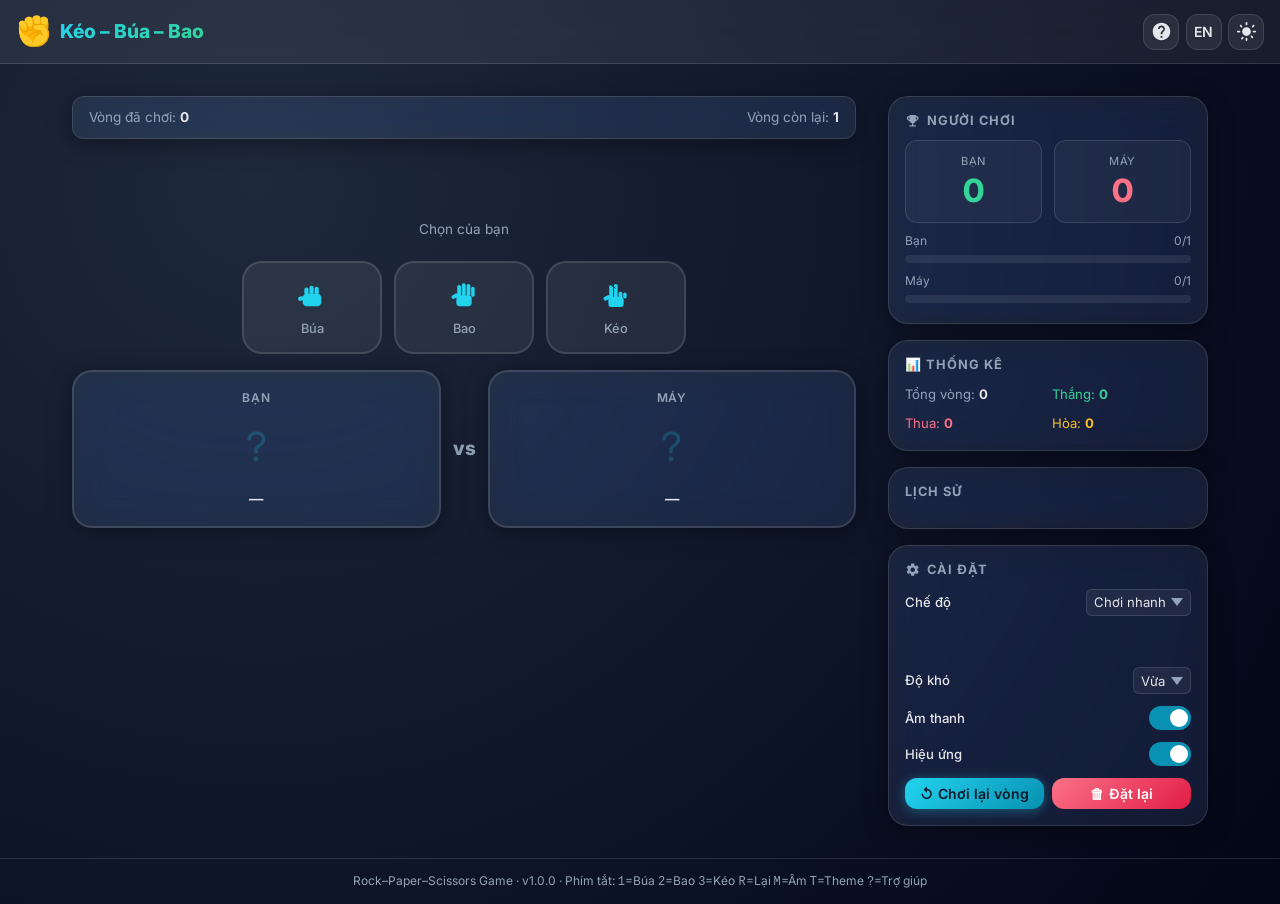
<file: index.html>
<!DOCTYPE html>
<html lang="vi" data-theme="dark">
<head>
  <meta charset="UTF-8" />
  <meta name="viewport" content="width=device-width, initial-scale=1.0" />
  <meta name="description" content="Trò chơi Kéo–Búa–Bao với AI thích nghi, giao diện hiện đại glassmorphism, hỗ trợ tiếng Việt/tiếng Anh." />
  <meta name="theme-color" content="#0f172a" />
  <title>Kéo – Búa – Bao</title>

  <!-- Stylesheet -->
  <link rel="stylesheet" href="styles.css" />

  <!-- PWA manifest (tuỳ chọn) -->
  <link rel="manifest" href="manifest.webmanifest" />
</head>
<body>
  <!-- Live region dành cho screen reader -->
  <div id="live-region" class="sr-live" aria-live="assertive" aria-atomic="true"></div>

  <!-- Confetti canvas -->
  <canvas id="confetti-canvas" aria-hidden="true"></canvas>

  <!-- ─── App wrapper ─────────────────────────────────────────────────────── -->
  <div id="app">

    <!-- ─── Header ──────────────────────────────────────────────────────── -->
    <header class="header" role="banner">
      <a class="header-logo" href="#" aria-label="Trang chủ">
        <span class="header-logo-icon" aria-hidden="true">✊</span>
        <span class="header-title" data-i18n="title">Kéo – Búa – Bao</span>
      </a>

      <nav class="header-controls" aria-label="Điều khiển header">
        <!-- Nút trợ giúp -->
        <button id="btn-help"  class="btn btn-icon" aria-label="Trợ giúp & phím tắt" title="Trợ giúp">
          <svg class="icon" aria-hidden="true"><use href="assets/icons.svg#help"></use></svg>
        </button>

        <!-- Nút đổi ngôn ngữ -->
        <button id="btn-lang"  class="btn btn-icon" aria-label="Ngôn ngữ" title="Ngôn ngữ">VI</button>

        <!-- Nút đổi theme -->
        <button id="btn-theme" class="btn btn-icon" aria-label="Đổi chủ đề" title="Đổi chủ đề">
          <svg class="icon" aria-hidden="true"><use href="assets/icons.svg#sun"></use></svg>
        </button>
      </nav>
    </header>

    <!-- ─── Main ────────────────────────────────────────────────────────── -->
    <main class="main" role="main">

      <!-- ════════ KHU VỰC CHƠI (trái) ════════ -->
      <section class="play-area" aria-label="Khu vực chơi">

        <!-- Thông tin vòng -->
        <div class="round-bar glass" role="status" aria-live="polite">
          <span>
            <span data-i18n="roundsPlayed">Vòng đã chơi</span>:
            <strong id="rounds-played-val">0</strong>
          </span>
          <span>
            <span data-i18n="roundsLeft">Vòng còn lại</span>:
            <strong id="round-left">—</strong>
          </span>
        </div>

        <!-- Đếm ngược -->
        <div id="countdown"
             class="countdown"
             aria-live="off"
             aria-hidden="true">
        </div>

        <!-- Hướng dẫn chọn -->
        <p style="text-align:center;color:var(--muted);font-size:0.85rem;margin-bottom:0.25rem"
           data-i18n="choose">Chọn của bạn</p>

        <!-- Nút lựa chọn -->
        <div class="choice-buttons" role="group" aria-label="Lựa chọn của bạn">
          <!-- Búa (Rock) – phím 1 -->
          <button class="choice-btn"
                  data-choice="rock"
                  aria-label="Búa (phím 1)">
            <svg class="icon lg" aria-hidden="true"><use href="assets/icons.svg#rock"></use></svg>
            <span data-i18n="rock">Búa</span>
          </button>

          <!-- Bao (Paper) – phím 2 -->
          <button class="choice-btn"
                  data-choice="paper"
                  aria-label="Bao (phím 2)">
            <svg class="icon lg" aria-hidden="true"><use href="assets/icons.svg#paper"></use></svg>
            <span data-i18n="paper">Bao</span>
          </button>

          <!-- Kéo (Scissors) – phím 3 -->
          <button class="choice-btn"
                  data-choice="scissors"
                  aria-label="Kéo (phím 3)">
            <svg class="icon lg" aria-hidden="true"><use href="assets/icons.svg#scissors"></use></svg>
            <span data-i18n="scissors">Kéo</span>
          </button>
        </div>

        <!-- Trận đấu hiển thị -->
        <div class="battle-area" aria-label="Kết quả lượt chơi" role="region">
          <!-- Card người chơi -->
          <div id="battle-player"
               class="battle-card glass"
               role="img"
               aria-label="Lựa chọn của bạn">
            <span class="label" data-i18n="playerLabel">Bạn</span>
            <div class="choice-icon" id="player-icon">
              <span style="font-size:2.5rem;opacity:0.2" aria-hidden="true">?</span>
            </div>
            <span class="choice-name" id="player-choice-name">—</span>
          </div>

          <div class="battle-vs" aria-hidden="true" data-i18n="vs">vs</div>

          <!-- Card AI -->
          <div id="battle-ai"
               class="battle-card glass"
               role="img"
               aria-label="Lựa chọn của Máy">
            <span class="label" data-i18n="aiLabel">Máy</span>
            <div class="choice-icon" id="ai-icon">
              <span style="font-size:2.5rem;opacity:0.2" aria-hidden="true">?</span>
            </div>
            <span class="choice-name" id="ai-choice-name">—</span>
          </div>
        </div>

        <!-- Banner kết quả vòng -->
        <div id="result-banner"
             class="result-banner"
             role="status"
             aria-live="assertive">
        </div>

      </section><!-- /play-area -->

      <!-- ════════ SIDEBAR (phải) ════════ -->
      <aside class="panel" aria-label="Bảng điểm và cài đặt">

        <!-- ── Bảng điểm ────────────────────────────────────────────── -->
        <section class="panel-section glass" aria-label="Điểm số">
          <h3>
            <svg class="icon sm" aria-hidden="true"><use href="assets/icons.svg#trophy"></use></svg>
            <span data-i18n="playerScore">Điểm số</span>
          </h3>

          <!-- Điểm vòng hiện tại -->
          <div class="score-grid">
            <div class="score-card player">
              <span class="label" data-i18n="playerLabel">Bạn</span>
              <span class="value" id="player-score-val" aria-live="polite">0</span>
            </div>
            <div class="score-card ai">
              <span class="label" data-i18n="aiLabel">Máy</span>
              <span class="value" id="ai-score-val" aria-live="polite">0</span>
            </div>
          </div>

          <!-- Thanh tiến trình người chơi -->
          <div class="progress-wrap" aria-label="Tiến độ người chơi">
            <div class="progress-label">
              <span data-i18n="playerLabel">Bạn</span>
              <span id="progress-label-player">0/3</span>
            </div>
            <div class="progress-track">
              <div id="progress-fill-player" class="progress-fill player" style="width:0%"></div>
            </div>
          </div>

          <!-- Thanh tiến trình AI -->
          <div class="progress-wrap" aria-label="Tiến độ Máy">
            <div class="progress-label">
              <span data-i18n="aiLabel">Máy</span>
              <span id="progress-label-ai">0/3</span>
            </div>
            <div class="progress-track">
              <div id="progress-fill-ai" class="progress-fill ai" style="width:0%"></div>
            </div>
          </div>
        </section>

        <!-- ── Thống kê tổng ──────────────────────────────────────────── -->
        <section class="panel-section glass" aria-label="Thống kê tổng">
          <h3>📊 Thống kê</h3>
          <div style="display:grid;grid-template-columns:1fr 1fr;gap:0.5rem;font-size:0.82rem;">
            <div>
              <span style="color:var(--muted)">Tổng vòng:</span>
              <strong id="total-rounds">0</strong>
            </div>
            <div>
              <span style="color:var(--success)">Thắng:</span>
              <strong id="total-wins" style="color:var(--success)">0</strong>
            </div>
            <div>
              <span style="color:var(--danger)">Thua:</span>
              <strong id="total-loses" style="color:var(--danger)">0</strong>
            </div>
            <div>
              <span style="color:var(--warning)">Hòa:</span>
              <strong id="total-draws" style="color:var(--warning)">0</strong>
            </div>
          </div>
        </section>

        <!-- ── Lịch sử lượt ──────────────────────────────────────────── -->
        <section class="panel-section glass" aria-label="Lịch sử lượt chơi">
          <h3 data-i18n="history">Lịch sử</h3>
          <div id="history-list"
               class="history-list"
               role="list"
               aria-label="Lịch sử các lượt gần nhất">
            <p style="color:var(--muted);font-size:0.82rem;text-align:center">
              Chưa có lượt nào
            </p>
          </div>
        </section>

        <!-- ── Cài đặt & Điều khiển ──────────────────────────────────── -->
        <section class="panel-section glass" aria-label="Cài đặt game">
          <h3>
            <svg class="icon sm" aria-hidden="true"><use href="assets/icons.svg#settings"></use></svg>
            Cài đặt
          </h3>

          <div class="controls-grid">

            <!-- Chế độ chơi -->
            <div class="control-row">
              <label class="control-label" for="mode-select" data-i18n="mode">Chế độ</label>
              <select id="mode-select" class="ctrl-select" aria-label="Chế độ chơi">
                <option value="single"   data-i18n="modeSingle">Chơi nhanh</option>
                <option value="bo3"      data-i18n="modeBo3">Bo3</option>
                <option value="bo5"      data-i18n="modeBo5">Bo5</option>
                <option value="firstToN" data-i18n="modeFirstToN">First to N</option>
              </select>
            </div>

            <!-- N mục tiêu (ẩn khi không phải firstToN) -->
            <div class="control-row" id="n-target-row">
              <label class="control-label" for="n-target" data-i18n="targetN">Mục tiêu N</label>
              <input id="n-target"
                     type="number"
                     class="ctrl-input"
                     min="3" max="10" step="1" value="3"
                     aria-label="Số điểm mục tiêu" />
            </div>

            <!-- Độ khó AI -->
            <div class="control-row">
              <label class="control-label" for="diff-select" data-i18n="difficulty">Độ khó</label>
              <select id="diff-select" class="ctrl-select" aria-label="Độ khó AI">
                <option value="easy"   data-i18n="easy">Dễ</option>
                <option value="medium" data-i18n="medium">Vừa</option>
                <option value="hard"   data-i18n="hard">Khó</option>
              </select>
            </div>

            <!-- Âm thanh -->
            <div class="control-row">
              <label class="control-label" for="toggle-sound" data-i18n="sound">Âm thanh</label>
              <label class="toggle" aria-label="Bật/tắt âm thanh">
                <input id="toggle-sound" type="checkbox" checked aria-label="Âm thanh" />
                <span class="toggle-slider"></span>
              </label>
            </div>

            <!-- Hiệu ứng -->
            <div class="control-row">
              <label class="control-label" for="toggle-animations" data-i18n="animations">Hiệu ứng</label>
              <label class="toggle" aria-label="Bật/tắt hiệu ứng">
                <input id="toggle-animations" type="checkbox" checked aria-label="Hiệu ứng" />
                <span class="toggle-slider"></span>
              </label>
            </div>

          </div><!-- /controls-grid -->

          <!-- Nút hành động -->
          <div class="action-buttons" style="margin-top:0.75rem">
            <button id="btn-replay" class="btn btn-primary" aria-label="Chơi lại loạt mới">
              ↺ <span data-i18n="replay">Chơi lại</span>
            </button>
            <button id="btn-reset" class="btn btn-danger" aria-label="Đặt lại điểm và lịch sử">
              🗑 <span data-i18n="reset">Đặt lại</span>
            </button>
          </div>

        </section>

      </aside><!-- /panel -->

    </main><!-- /main -->

    <!-- ─── Footer ──────────────────────────────────────────────────────── -->
    <footer class="footer" role="contentinfo">
      <p>
        <span data-i18n="author">Rock–Paper–Scissors Game</span> ·
        <span data-i18n="version">v1.0.0</span> ·
        Phím tắt: <kbd>1</kbd>=Búa <kbd>2</kbd>=Bao <kbd>3</kbd>=Kéo
        <kbd>R</kbd>=Lại <kbd>M</kbd>=Âm <kbd>T</kbd>=Theme <kbd>?</kbd>=Trợ giúp
      </p>
    </footer>

  </div><!-- /#app -->

  <!-- ─── Modal: Trợ giúp & Phím tắt ─────────────────────────────────────── -->
  <div id="help-modal"
       class="modal-overlay"
       role="dialog"
       aria-modal="true"
       aria-labelledby="help-modal-title">
    <div class="modal glass">
      <div class="modal-header">
        <h2 id="help-modal-title">
          <svg class="icon" aria-hidden="true"><use href="assets/icons.svg#help"></use></svg>
          Trợ giúp & Phím tắt
        </h2>
        <button id="btn-close-help" class="btn btn-icon" aria-label="Đóng">
          <svg class="icon" aria-hidden="true"><use href="assets/icons.svg#close"></use></svg>
        </button>
      </div>
      <div class="modal-body">
        <h3>📖 Luật chơi</h3>
        <p>✊ Búa thắng ✌ Kéo · ✋ Bao thắng ✊ Búa · ✌ Kéo thắng ✋ Bao</p>

        <h3 style="margin-top:1rem">⌨️ Phím tắt</h3>
        <div class="shortcuts-grid">
          <kbd class="shortcut-key">1</kbd><span>Chọn Búa (Rock)</span>
          <kbd class="shortcut-key">2</kbd><span>Chọn Bao (Paper)</span>
          <kbd class="shortcut-key">3</kbd><span>Chọn Kéo (Scissors)</span>
          <kbd class="shortcut-key">R</kbd><span>Chơi lại loạt mới</span>
          <kbd class="shortcut-key">M</kbd><span>Bật/tắt âm thanh</span>
          <kbd class="shortcut-key">T</kbd><span>Đổi theme Sáng/Tối</span>
          <kbd class="shortcut-key">?</kbd><span>Mở trợ giúp</span>
          <kbd class="shortcut-key">Esc</kbd><span>Đóng hộp thoại</span>
        </div>

        <h3 style="margin-top:1rem">🤖 AI</h3>
        <p>AI phân tích 10 lượt gần nhất để dự đoán nước đi của bạn. Độ khó ảnh hưởng đến tỉ lệ dùng dự đoán (Dễ 50% → Khó 85%). Hệ thống "yếu tố công bằng" tự động giảm sức mạnh AI nếu nó thắng quá nhiều.</p>
      </div>
      <div class="modal-actions">
        <button id="btn-close-help-2" class="btn btn-primary" onclick="document.getElementById('btn-close-help').click()">
          Đóng
        </button>
      </div>
    </div>
  </div>

  <!-- ─── Modal: Xác nhận Reset ───────────────────────────────────────────── -->
  <div id="reset-modal"
       class="modal-overlay"
       role="alertdialog"
       aria-modal="true"
       aria-labelledby="reset-modal-title"
       aria-describedby="reset-modal-desc">
    <div class="modal glass">
      <div class="modal-header">
        <h2 id="reset-modal-title">⚠️ Xác nhận đặt lại</h2>
        <button id="btn-cancel-reset" class="btn btn-icon" aria-label="Huỷ">
          <svg class="icon" aria-hidden="true"><use href="assets/icons.svg#close"></use></svg>
        </button>
      </div>
      <div class="modal-body">
        <p id="reset-modal-desc" data-i18n="resetConfirm">
          Đặt lại toàn bộ điểm và lịch sử? Hành động này không thể hoàn tác.
        </p>
      </div>
      <div class="modal-actions">
        <button id="btn-cancel-reset-2" class="btn btn-ghost" onclick="document.getElementById('btn-cancel-reset').click()">
          Huỷ
        </button>
        <button id="btn-confirm-reset" class="btn btn-danger">
          Xác nhận đặt lại
        </button>
      </div>
    </div>
  </div>

  <!-- ─── Overlay: Kết quả loạt trận ─────────────────────────────────────── -->
  <div id="match-result-overlay"
       class="match-result-overlay"
       role="dialog"
       aria-modal="true"
       aria-labelledby="match-result-title">
    <div class="match-result-card glass">
      <div class="match-result-emoji" aria-hidden="true">🏆</div>
      <div id="match-result-title" class="match-result-title">Bạn thắng!</div>
      <div id="match-result-score" class="match-result-score">0 – 0</div>
      <div style="display:flex;gap:0.75rem;justify-content:center;flex-wrap:wrap">
        <button id="btn-close-match-result" class="btn btn-ghost">
          Tiếp tục xem
        </button>
        <button id="btn-match-replay" class="btn btn-primary">
          ↺ Chơi loạt mới
        </button>
      </div>
    </div>
  </div>

  <!-- ─── Scripts ────────────────────────────────────────────────────────── -->
  <script type="module" src="app.js"></script>
</body>
</html>
</file>
<file: styles.css>
/**
 * styles.css – Bảng màu, layout responsive, glassmorphism, animations
 * Mobile-first; breakpoints: 480px, 768px, 1024px
 * Không dùng framework CSS – thuần CSS3 + Custom Properties
 */

/* ─── Google Fonts ──────────────────────────────────────────────────────────── */
@import url('https://fonts.googleapis.com/css2?family=Inter:wght@400;500;600;700;800&display=swap');

/* ─── CSS Custom Properties (Dark Theme mặc định) ───────────────────────────── */
:root {
  /* Màu nền & bề mặt */
  --bg-color:     #0f172a;
  --bg-gradient:  radial-gradient(circle at 20% 20%, #1e293b 0%, #0f172a 50%, #020617 100%);
  --card:         rgba(255, 255, 255, 0.07);
  --card-border:  rgba(255, 255, 255, 0.12);
  --card-hover:   rgba(255, 255, 255, 0.12);

  /* Màu thương hiệu */
  --primary:      #22d3ee;
  --primary-600:  #0891b2;
  --primary-glow: rgba(34, 211, 238, 0.35);

  /* Màu trạng thái */
  --success:      #34d399;
  --success-glow: rgba(52, 211, 153, 0.4);
  --danger:       #fb7185;
  --danger-glow:  rgba(251, 113, 133, 0.4);
  --warning:      #fbbf24;
  --warning-glow: rgba(251, 191, 36, 0.3);

  /* Màu chữ */
  --text:         #e5e7eb;
  --muted:        #94a3b8;
  --text-inverse: #0f172a;

  /* Kích thước & Radius */
  --radius-sm:    6px;
  --radius:       12px;
  --radius-lg:    20px;
  --radius-xl:    28px;

  /* Bóng đổ */
  --shadow-sm:    0 2px 8px rgba(0, 0, 0, 0.3);
  --shadow:       0 4px 24px rgba(0, 0, 0, 0.4);
  --shadow-lg:    0 8px 40px rgba(0, 0, 0, 0.5);

  /* Transition */
  --dur-fast:     150ms;
  --dur-normal:   250ms;
  --dur-slow:     400ms;
  --ease:         cubic-bezier(0.4, 0, 0.2, 1);
  --ease-bounce:  cubic-bezier(0.34, 1.56, 0.64, 1);

  /* Font */
  --font:         'Inter', system-ui, -apple-system, sans-serif;
  --font-size:    16px;

  /* Layout */
  --header-h:     64px;
  --sidebar-w:    320px;
}

/* ─── Light Theme ────────────────────────────────────────────────────────────── */
[data-theme="light"] {
  --bg-color:     #f0f9ff;
  --bg-gradient:  radial-gradient(circle at 20% 20%, #e0f2fe 0%, #f0f9ff 50%, #e8f4fd 100%);
  --card:         rgba(255, 255, 255, 0.75);
  --card-border:  rgba(148, 163, 184, 0.3);
  --card-hover:   rgba(255, 255, 255, 0.9);

  --primary:      #0891b2;
  --primary-600:  #0e7490;
  --primary-glow: rgba(8, 145, 178, 0.25);

  --text:         #1e293b;
  --muted:        #64748b;
  --text-inverse: #f8fafc;
}

/* ─── Reset & Base ───────────────────────────────────────────────────────────── */
*, *::before, *::after { box-sizing: border-box; margin: 0; padding: 0; }

html {
  font-size: var(--font-size);
  -webkit-text-size-adjust: 100%;
  scroll-behavior: smooth;
}

body {
  font-family: var(--font);
  background: var(--bg-gradient);
  background-color: var(--bg-color);
  color: var(--text);
  min-height: 100dvh;
  line-height: 1.6;
  transition: background var(--dur-slow) var(--ease), color var(--dur-normal) var(--ease);
}

/* ─── Focus visible ──────────────────────────────────────────────────────────── */
:focus-visible {
  outline: 3px solid var(--primary);
  outline-offset: 3px;
  border-radius: var(--radius-sm);
}

/* ─── Scrollbar ──────────────────────────────────────────────────────────────── */
::-webkit-scrollbar { width: 6px; }
::-webkit-scrollbar-track { background: transparent; }
::-webkit-scrollbar-thumb { background: var(--card-border); border-radius: 3px; }

/* ─── Typography ─────────────────────────────────────────────────────────────── */
h1, h2, h3 { font-weight: 700; line-height: 1.2; }
h1 { font-size: clamp(1.25rem, 4vw, 1.75rem); }
h2 { font-size: clamp(1rem, 3vw, 1.25rem); }
h3 { font-size: 0.95rem; }

/* ─── Icons ──────────────────────────────────────────────────────────────────── */
.icon {
  display: inline-block;
  width: 1.5em;
  height: 1.5em;
  vertical-align: middle;
  flex-shrink: 0;
}
.icon.sm { width: 1.2em; height: 1.2em; }
.icon.lg { width: 2.5em; height: 2.5em; }
.icon.xl { width: 4em;   height: 4em; }

/* ─── Glassmorphism Card ─────────────────────────────────────────────────────── */
.glass {
  background: var(--card);
  border: 1px solid var(--card-border);
  backdrop-filter: blur(16px) saturate(180%);
  -webkit-backdrop-filter: blur(16px) saturate(180%);
  border-radius: var(--radius-lg);
  box-shadow: var(--shadow);
}

/* ─── Layout ─────────────────────────────────────────────────────────────────── */
#app {
  display: flex;
  flex-direction: column;
  min-height: 100dvh;
}

/* Header */
.header {
  position: sticky;
  top: 0;
  z-index: 100;
  height: var(--header-h);
  display: flex;
  align-items: center;
  padding: 0 1rem;
  gap: 0.75rem;
  background: var(--card);
  border-bottom: 1px solid var(--card-border);
  backdrop-filter: blur(20px);
  -webkit-backdrop-filter: blur(20px);
}

.header-logo {
  display: flex;
  align-items: center;
  gap: 0.5rem;
  text-decoration: none;
  color: var(--text);
  flex: 1;
}

.header-logo-icon {
  font-size: 1.8rem;
  line-height: 1;
}

.header-title {
  font-size: clamp(0.9rem, 3vw, 1.2rem);
  font-weight: 800;
  background: linear-gradient(135deg, var(--primary), var(--success));
  -webkit-background-clip: text;
  -webkit-text-fill-color: transparent;
  background-clip: text;
  white-space: nowrap;
}

.header-controls {
  display: flex;
  align-items: center;
  gap: 0.4rem;
}

/* Main layout */
.main {
  flex: 1;
  padding: 1rem;
  display: flex;
  flex-direction: column;
  gap: 1rem;
  max-width: 1200px;
  margin: 0 auto;
  width: 100%;
}

/* Footer */
.footer {
  padding: 0.75rem 1rem;
  text-align: center;
  font-size: 0.75rem;
  color: var(--muted);
  border-top: 1px solid var(--card-border);
}

/* ─── Buttons ────────────────────────────────────────────────────────────────── */
.btn {
  display: inline-flex;
  align-items: center;
  justify-content: center;
  gap: 0.4em;
  padding: 0.5em 1em;
  border: none;
  border-radius: var(--radius);
  font-family: var(--font);
  font-size: 0.875rem;
  font-weight: 600;
  cursor: pointer;
  transition: all var(--dur-fast) var(--ease);
  text-decoration: none;
  white-space: nowrap;
  user-select: none;
  -webkit-tap-highlight-color: transparent;
}

.btn:active { transform: scale(0.96); }

.btn-icon {
  width: 2.25rem;
  height: 2.25rem;
  padding: 0;
  border-radius: var(--radius);
  background: var(--card);
  border: 1px solid var(--card-border);
  color: var(--text);
}
.btn-icon:hover { background: var(--card-hover); }

.btn-primary {
  background: linear-gradient(135deg, var(--primary), var(--primary-600));
  color: var(--text-inverse);
  box-shadow: 0 2px 12px var(--primary-glow);
}
.btn-primary:hover { filter: brightness(1.1); box-shadow: 0 4px 20px var(--primary-glow); }

.btn-ghost {
  background: transparent;
  color: var(--muted);
  border: 1px solid var(--card-border);
}
.btn-ghost:hover { background: var(--card); color: var(--text); }

.btn-danger {
  background: linear-gradient(135deg, var(--danger), #e11d48);
  color: #fff;
}
.btn-danger:hover { filter: brightness(1.1); }

/* ─── Play Area ──────────────────────────────────────────────────────────────── */
.play-area {
  display: flex;
  flex-direction: column;
  gap: 1rem;
}

/* Round info bar */
.round-bar {
  display: flex;
  align-items: center;
  justify-content: space-between;
  padding: 0.6rem 1rem;
  border-radius: var(--radius);
  background: var(--card);
  border: 1px solid var(--card-border);
  font-size: 0.85rem;
  color: var(--muted);
}

.round-bar strong { color: var(--text); }

/* Countdown */
.countdown {
  font-size: 2.5rem;
  font-weight: 800;
  color: var(--primary);
  text-align: center;
  min-height: 3rem;
  display: flex;
  align-items: center;
  justify-content: center;
  transition: all var(--dur-fast) var(--ease);
}

/* Choice buttons */
.choice-buttons {
  display: flex;
  gap: 0.75rem;
  justify-content: center;
  flex-wrap: wrap;
}

.choice-btn {
  display: flex;
  flex-direction: column;
  align-items: center;
  gap: 0.5rem;
  padding: 1rem 1.25rem;
  min-width: 90px;
  flex: 1;
  max-width: 140px;
  border: 2px solid var(--card-border);
  border-radius: var(--radius-lg);
  background: var(--card);
  color: var(--text);
  font-family: var(--font);
  font-size: 0.85rem;
  font-weight: 600;
  cursor: pointer;
  transition: all var(--dur-normal) var(--ease-bounce);
  will-change: transform;
  -webkit-tap-highlight-color: transparent;
  position: relative;
  overflow: hidden;
}

.choice-btn::before {
  content: '';
  position: absolute;
  inset: 0;
  background: linear-gradient(135deg, var(--primary), transparent);
  opacity: 0;
  transition: opacity var(--dur-fast) var(--ease);
  border-radius: inherit;
}

.choice-btn:hover {
  border-color: var(--primary);
  transform: translateY(-4px) scale(1.03);
  box-shadow: 0 8px 24px var(--primary-glow);
}
.choice-btn:hover::before { opacity: 0.08; }

.choice-btn:active { transform: translateY(-1px) scale(0.98); }

.choice-btn:disabled {
  opacity: 0.4;
  cursor: not-allowed;
  transform: none;
  pointer-events: none;
}

.choice-btn .icon { color: var(--primary); }
.choice-btn span  { font-size: 0.8rem; color: var(--muted); font-weight: 500; }

/* Battle display */
.battle-area {
  display: grid;
  grid-template-columns: 1fr auto 1fr;
  gap: 0.75rem;
  align-items: center;
}

.battle-card {
  display: flex;
  flex-direction: column;
  align-items: center;
  gap: 0.5rem;
  padding: 1rem;
  border-radius: var(--radius-lg);
  background: var(--card);
  border: 2px solid var(--card-border);
  transition: all var(--dur-normal) var(--ease);
  min-height: 120px;
  justify-content: center;
}

.battle-card .label {
  font-size: 0.75rem;
  font-weight: 600;
  color: var(--muted);
  text-transform: uppercase;
  letter-spacing: 0.06em;
}

.battle-card .choice-icon { color: var(--primary); }
.battle-card .choice-name { font-size: 0.9rem; font-weight: 600; }

.battle-vs {
  font-size: 1.2rem;
  font-weight: 800;
  color: var(--muted);
  text-align: center;
}

/* Result banner */
.result-banner {
  text-align: center;
  padding: 0.75rem;
  border-radius: var(--radius);
  font-size: 1.1rem;
  font-weight: 700;
  min-height: 3rem;
  display: flex;
  align-items: center;
  justify-content: center;
  transition: all var(--dur-normal) var(--ease);
}

.result-banner.win  { background: rgba(52, 211, 153, 0.15); color: var(--success); border: 1px solid var(--success); }
.result-banner.lose { background: rgba(251, 113, 133, 0.15); color: var(--danger);  border: 1px solid var(--danger); }
.result-banner.draw { background: rgba(251, 191, 36, 0.15);  color: var(--warning); border: 1px solid var(--warning); }

/* ─── Sidebar / Panel ────────────────────────────────────────────────────────── */
.panel {
  display: flex;
  flex-direction: column;
  gap: 1rem;
}

.panel-section {
  padding: 1rem;
  border-radius: var(--radius-lg);
  background: var(--card);
  border: 1px solid var(--card-border);
}

.panel-section h3 {
  font-size: 0.8rem;
  text-transform: uppercase;
  letter-spacing: 0.08em;
  color: var(--muted);
  margin-bottom: 0.75rem;
  display: flex;
  align-items: center;
  gap: 0.4rem;
}

/* Scoreboard */
.score-grid {
  display: grid;
  grid-template-columns: 1fr 1fr;
  gap: 0.75rem;
}

.score-card {
  text-align: center;
  padding: 0.75rem;
  border-radius: var(--radius);
  background: rgba(255, 255, 255, 0.04);
  border: 1px solid var(--card-border);
}

.score-card .label {
  font-size: 0.7rem;
  color: var(--muted);
  text-transform: uppercase;
  letter-spacing: 0.06em;
  display: block;
  margin-bottom: 0.25rem;
}

.score-card .value {
  font-size: 2rem;
  font-weight: 800;
  line-height: 1;
}

.score-card.player .value { color: var(--success); }
.score-card.ai     .value { color: var(--danger); }

/* Progress bar */
.progress-wrap {
  margin-top: 0.5rem;
}

.progress-label {
  display: flex;
  justify-content: space-between;
  font-size: 0.75rem;
  color: var(--muted);
  margin-bottom: 0.3rem;
}

.progress-track {
  height: 8px;
  border-radius: 4px;
  background: rgba(255,255,255,0.08);
  overflow: hidden;
  margin-bottom: 0.25rem;
}

.progress-fill {
  height: 100%;
  border-radius: 4px;
  transition: width var(--dur-slow) var(--ease);
  will-change: width;
}

.progress-fill.player { background: linear-gradient(90deg, var(--primary), var(--success)); }
.progress-fill.ai     { background: linear-gradient(90deg, var(--danger), #e11d48); }

/* History list */
.history-list {
  display: flex;
  flex-direction: column;
  gap: 0.35rem;
  max-height: 220px;
  overflow-y: auto;
}

.history-row {
  display: flex;
  align-items: center;
  gap: 0.5rem;
  padding: 0.35rem 0.5rem;
  border-radius: var(--radius-sm);
  font-size: 0.8rem;
  background: rgba(255,255,255,0.03);
  transition: background var(--dur-fast) var(--ease);
}

.history-row:hover { background: rgba(255,255,255,0.07); }
.history-row.win  .hist-result { color: var(--success); }
.history-row.lose .hist-result { color: var(--danger); }
.history-row.draw .hist-result { color: var(--warning); }

.hist-idx    { color: var(--muted); min-width: 1.8em; font-size: 0.7rem; }
.hist-vs     { color: var(--muted); font-size: 0.7rem; }
.hist-result { font-weight: 700; margin-left: auto; }

.history-row .icon { color: var(--primary); }

/* ─── Controls ───────────────────────────────────────────────────────────────── */
.controls-grid {
  display: flex;
  flex-direction: column;
  gap: 0.75rem;
}

.control-row {
  display: flex;
  align-items: center;
  justify-content: space-between;
  gap: 0.5rem;
}

.control-label {
  font-size: 0.82rem;
  color: var(--text);
  font-weight: 500;
  flex-shrink: 0;
}

/* Select */
select.ctrl-select {
  background: rgba(255,255,255,0.06);
  border: 1px solid var(--card-border);
  border-radius: var(--radius-sm);
  color: var(--text);
  font-family: var(--font);
  font-size: 0.82rem;
  padding: 0.35em 0.6em;
  cursor: pointer;
  appearance: none;
  -webkit-appearance: none;
  background-image: url("data:image/svg+xml,%3Csvg xmlns='http://www.w3.org/2000/svg' width='12' height='8'%3E%3Cpath fill='%2394a3b8' d='M6 8L0 0h12z'/%3E%3C/svg%3E");
  background-repeat: no-repeat;
  background-position: right 0.5em center;
  padding-right: 1.8em;
  transition: border-color var(--dur-fast) var(--ease);
}

select.ctrl-select:focus { border-color: var(--primary); outline: none; }

/* Toggle switch */
.toggle {
  position: relative;
  display: inline-block;
  width: 42px;
  height: 24px;
  flex-shrink: 0;
}

.toggle input { opacity: 0; width: 0; height: 0; position: absolute; }

.toggle-slider {
  position: absolute;
  cursor: pointer;
  inset: 0;
  background: rgba(255,255,255,0.12);
  border-radius: 12px;
  transition: background var(--dur-fast) var(--ease);
}

.toggle-slider::before {
  content: '';
  position: absolute;
  width: 18px;
  height: 18px;
  left: 3px;
  top: 3px;
  background: var(--muted);
  border-radius: 50%;
  transition: all var(--dur-normal) var(--ease-bounce);
}

.toggle input:checked + .toggle-slider { background: var(--primary-600); }
.toggle input:checked + .toggle-slider::before {
  transform: translateX(18px);
  background: #fff;
}

.toggle input:focus-visible + .toggle-slider {
  outline: 3px solid var(--primary);
  outline-offset: 2px;
}

/* Number input */
input[type="number"].ctrl-input {
  width: 70px;
  background: rgba(255,255,255,0.06);
  border: 1px solid var(--card-border);
  border-radius: var(--radius-sm);
  color: var(--text);
  font-family: var(--font);
  font-size: 0.82rem;
  padding: 0.35em 0.5em;
  text-align: center;
}
input[type="number"].ctrl-input:focus { border-color: var(--primary); outline: none; }

/* Action buttons row */
.action-buttons {
  display: flex;
  gap: 0.5rem;
  flex-wrap: wrap;
}

.action-buttons .btn { flex: 1; min-width: 100px; }

/* ─── Modal / Overlay ────────────────────────────────────────────────────────── */
.modal-overlay {
  position: fixed;
  inset: 0;
  background: rgba(0, 0, 0, 0.6);
  backdrop-filter: blur(4px);
  display: flex;
  align-items: center;
  justify-content: center;
  z-index: 200;
  padding: 1rem;
  opacity: 0;
  visibility: hidden;
  transition: opacity var(--dur-normal) var(--ease), visibility var(--dur-normal) var(--ease);
}

.modal-overlay.open {
  opacity: 1;
  visibility: visible;
}

.modal {
  max-width: 480px;
  width: 100%;
  padding: 1.5rem;
  border-radius: var(--radius-xl);
  background: var(--bg-color);
  border: 1px solid var(--card-border);
  box-shadow: var(--shadow-lg);
  transform: scale(0.9);
  transition: transform var(--dur-normal) var(--ease-bounce);
}

.modal-overlay.open .modal { transform: scale(1); }

.modal-header {
  display: flex;
  align-items: center;
  justify-content: space-between;
  margin-bottom: 1rem;
}

.modal-header h2 { font-size: 1.1rem; }

.modal-body {
  font-size: 0.9rem;
  color: var(--muted);
  line-height: 1.7;
  margin-bottom: 1.25rem;
}

.modal-body h3 { color: var(--text); margin-bottom: 0.5rem; font-size: 0.95rem; }
.modal-body p  { margin-bottom: 0.5rem; }

.modal-body .shortcut-key {
  display: inline-block;
  background: rgba(255,255,255,0.1);
  border: 1px solid var(--card-border);
  border-radius: var(--radius-sm);
  padding: 0.1em 0.5em;
  font-family: monospace;
  font-size: 0.82rem;
  color: var(--primary);
}

.shortcuts-grid {
  display: grid;
  grid-template-columns: auto 1fr;
  gap: 0.4rem 0.75rem;
  margin-top: 0.5rem;
}

.modal-actions {
  display: flex;
  gap: 0.5rem;
  justify-content: flex-end;
}

/* Match result overlay */
.match-result-overlay {
  position: fixed;
  inset: 0;
  background: rgba(0, 0, 0, 0.75);
  backdrop-filter: blur(8px);
  display: flex;
  align-items: center;
  justify-content: center;
  z-index: 150;
  padding: 1rem;
  opacity: 0;
  visibility: hidden;
  transition: opacity var(--dur-normal) var(--ease), visibility var(--dur-normal) var(--ease);
}

.match-result-overlay.open {
  opacity: 1;
  visibility: visible;
}

.match-result-card {
  text-align: center;
  padding: 2rem;
  border-radius: var(--radius-xl);
  max-width: 360px;
  width: 100%;
  transform: scale(0.85) translateY(20px);
  transition: transform var(--dur-slow) var(--ease-bounce);
}

.match-result-overlay.open .match-result-card { transform: scale(1) translateY(0); }

.match-result-emoji { font-size: 4rem; margin-bottom: 0.5rem; }
.match-result-title { font-size: 1.5rem; font-weight: 800; margin-bottom: 0.5rem; }
.match-result-score { font-size: 1rem; color: var(--muted); margin-bottom: 1.25rem; }

/* ─── Confetti Canvas ────────────────────────────────────────────────────────── */
#confetti-canvas {
  position: fixed;
  inset: 0;
  pointer-events: none;
  z-index: 300;
  display: none;
}

/* ─── Live Region (screen reader) ────────────────────────────────────────────── */
.sr-live {
  position: absolute;
  width: 1px;
  height: 1px;
  overflow: hidden;
  clip: rect(0,0,0,0);
  white-space: nowrap;
}

/* ─── Keyframe Animations ───────────────────────────────────────────────────── */

/* Thắng – phát sáng */
@keyframes anim-glow {
  0%   { box-shadow: 0 0 0 0 var(--success-glow); border-color: var(--success); }
  50%  { box-shadow: 0 0 30px 10px var(--success-glow); border-color: var(--success); }
  100% { box-shadow: 0 0 0 0 transparent; }
}

/* Thua – rung lắc */
@keyframes anim-shake {
  0%, 100% { transform: translateX(0); }
  15%       { transform: translateX(-6px) rotate(-1deg); }
  30%       { transform: translateX(6px)  rotate(1deg); }
  45%       { transform: translateX(-4px); }
  60%       { transform: translateX(4px); }
  75%       { transform: translateX(-2px); }
}

/* Hòa – nhịp đập */
@keyframes anim-pulse {
  0%, 100% { transform: scale(1); border-color: var(--card-border); }
  50%       { transform: scale(1.04); border-color: var(--warning); box-shadow: 0 0 20px var(--warning-glow); }
}

/* Countdown pop */
@keyframes countdown-pop {
  0%   { transform: scale(0.5); opacity: 0; }
  60%  { transform: scale(1.1); opacity: 1; }
  100% { transform: scale(1);   opacity: 1; }
}

/* Flip card */
@keyframes flip-out { to { transform: rotateY(90deg); opacity: 0; } }
@keyframes flip-in  { from { transform: rotateY(-90deg); opacity: 0; } to { transform: rotateY(0); opacity: 1; } }

/* Slide-in-up */
@keyframes slide-in-up {
  from { transform: translateY(12px); opacity: 0; }
  to   { transform: translateY(0);   opacity: 1; }
}

/* Fade in */
@keyframes fade-in {
  from { opacity: 0; }
  to   { opacity: 1; }
}

/* ─── Animation classes ─────────────────────────────────────────────────────── */
.anim-glow  { animation: anim-glow  0.6s var(--ease) forwards; }
.anim-shake { animation: anim-shake 0.5s var(--ease) forwards; }
.anim-pulse { animation: anim-pulse 0.6s var(--ease) infinite; animation-iteration-count: 2; }

.countdown-pop { animation: countdown-pop 0.4s var(--ease-bounce) forwards; }

.flipping { animation: flip-out 0.15s var(--ease) forwards; }

.slide-in { animation: slide-in-up 0.3s var(--ease) both; }
.fade-in  { animation: fade-in 0.25s var(--ease) both; }

/* ─── Responsive: Tablet/Desktop ──────────────────────────────────────────────── */
@media (min-width: 768px) {
  .main {
    flex-direction: row;
    align-items: flex-start;
    padding: 1.5rem;
    gap: 1.5rem;
  }

  .play-area { flex: 1; min-width: 0; }
  .panel     { width: var(--sidebar-w); flex-shrink: 0; }
}

@media (min-width: 1024px) {
  .main { padding: 2rem; gap: 2rem; }
  --sidebar-w: 340px;

  .choice-btn { min-width: 110px; }
}

/* ─── Small mobile tweaks ────────────────────────────────────────────────────── */
@media (max-width: 480px) {
  :root { --header-h: 56px; }

  .header-title { display: none; }

  .choice-buttons { gap: 0.5rem; }

  .choice-btn {
    min-width: 70px;
    padding: 0.75rem 0.5rem;
    font-size: 0.8rem;
  }

  .battle-area { grid-template-columns: 1fr auto 1fr; gap: 0.4rem; }

  .action-buttons .btn { font-size: 0.78rem; padding: 0.45em 0.6em; }

  .score-card .value { font-size: 1.6rem; }
}

/* ─── Prefer reduced motion ─────────────────────────────────────────────────── */
@media (prefers-reduced-motion: reduce) {
  *, *::before, *::after {
    animation-duration: 0.01ms !important;
    transition-duration: 0.01ms !important;
  }
}

/* ─── N target input row ─────────────────────────────────────────────────────── */
#n-target-row { transition: opacity var(--dur-fast) var(--ease); }
#n-target-row.hidden { opacity: 0; pointer-events: none; }
</file>
